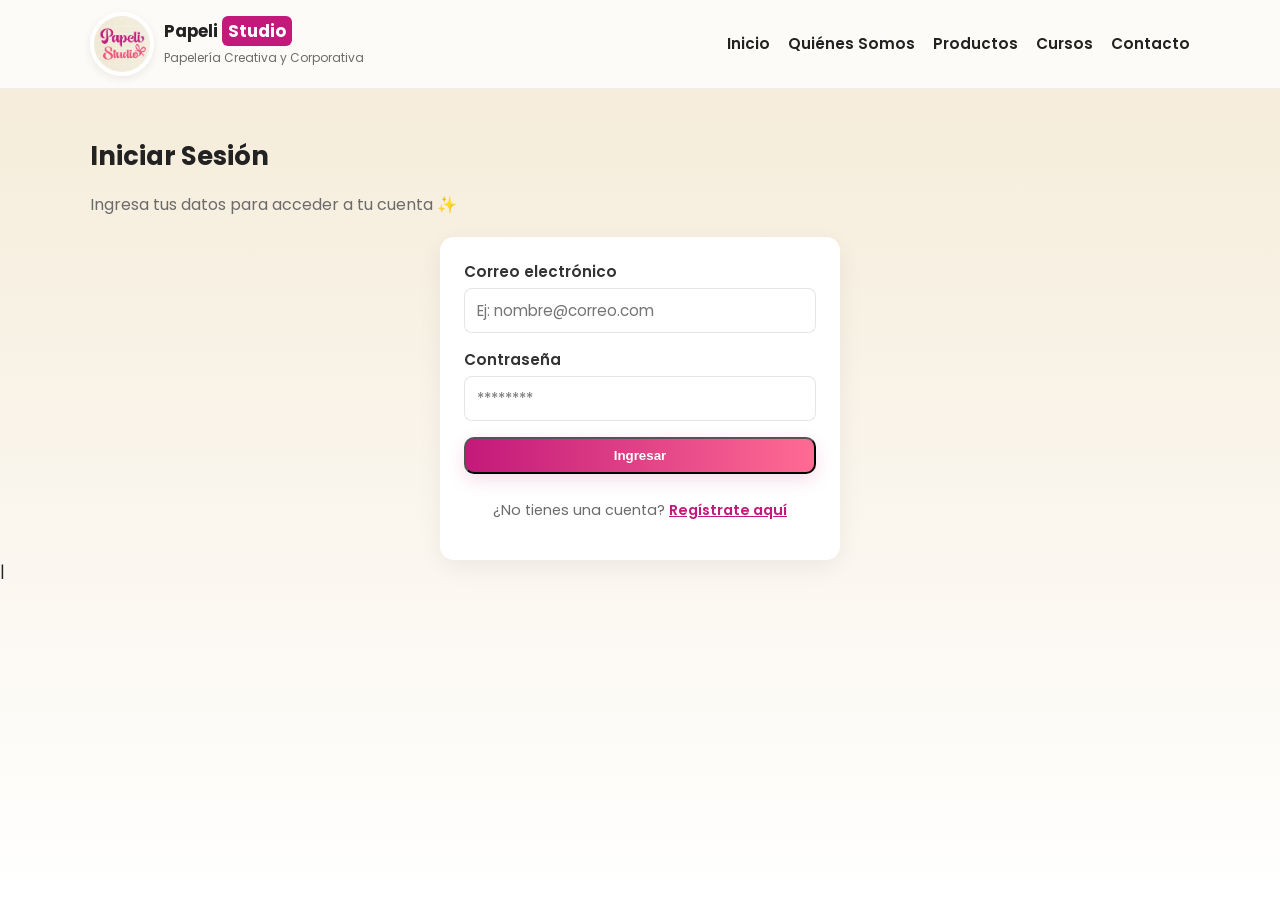
<file: Login.html>
<!DOCTYPE html>
<html lang="es">
<head>
    <meta charset="utf-8" />
    <meta name="viewport" content="width=device-width, initial-scale=1" />
    <title>Iniciar Sesión — Papeli Studio</title>
    <meta name="description" content="Inicia sesión en Papeli Studio para acceder a tus pedidos y cursos personalizados.">


    <link href="https://fonts.googleapis.com/css2?family=Pacifico&family=Poppins:wght@300;400;600;700&display=swap" rel="stylesheet">
    <link rel="stylesheet" href="https://unpkg.com/swiper@9/swiper-bundle.min.css"/>
    <link rel="stylesheet" href="https://cdnjs.cloudflare.com/ajax/libs/font-awesome/6.5.0/css/all.min.css" crossorigin="anonymous" />
    <link rel="stylesheet" href="papeli.css" />
    </head>
    <body>


    <header class="header">
        <div class="container nav-wrap">
        <div class="brand">
            <img src="FOTO DE PERFIL.jpg" alt="Papeli Studio logo" class="logo"/>
            <div class="brand-text">
            <span class="brand-name">Papeli<span class="brand-accent">Studio</span></span>
            <small class="brand-sub">Papelería Creativa y Corporativa</small>
            </div>
        </div>
        <nav class="nav" id="nav">
            <ul>
            <li><a href="index.php">Inicio</a></li>
            <li><a href="#about">Quiénes Somos</a></li>
            <li><a href="#products">Productos</a></li>
            <li><a href="#courses">Cursos</a></li>
            <li><a href="#contact">Contacto</a></li>
            </ul>
        </nav>
        </div>
    </header>

    <section class="section" id="login">
        <div class="container">
            <h2 class="section-title">Iniciar Sesión</h2>
            <p style="color: var(--muted); margin-bottom: 20px;">
                Ingresa tus datos para acceder a tu cuenta ✨
            </p>

            <form class="login-form" action="login_usuario.php" method="post">
            <div class="form-group">
                <label for="correo">Correo electrónico</label>
                <input type="email" id="correo" name="correo" placeholder="Ej: nombre@correo.com" required>
            </div>

            <div class="form-group">
                <label for="contrasena">Contraseña</label>
                <input type="password" id="contrasena" name="contrasena" placeholder="********" required>
            </div>

            <button type="submit" class="btn primary">Ingresar</button>

            <p class="form-footer">
                ¿No tienes una cuenta?
                <a href="Registro.html" style="color: var(--magenta); font-weight: 600;">Regístrate aquí</a>
            </p>
            </form>
        </div>
    |</section>
</body>
</html>
</file>
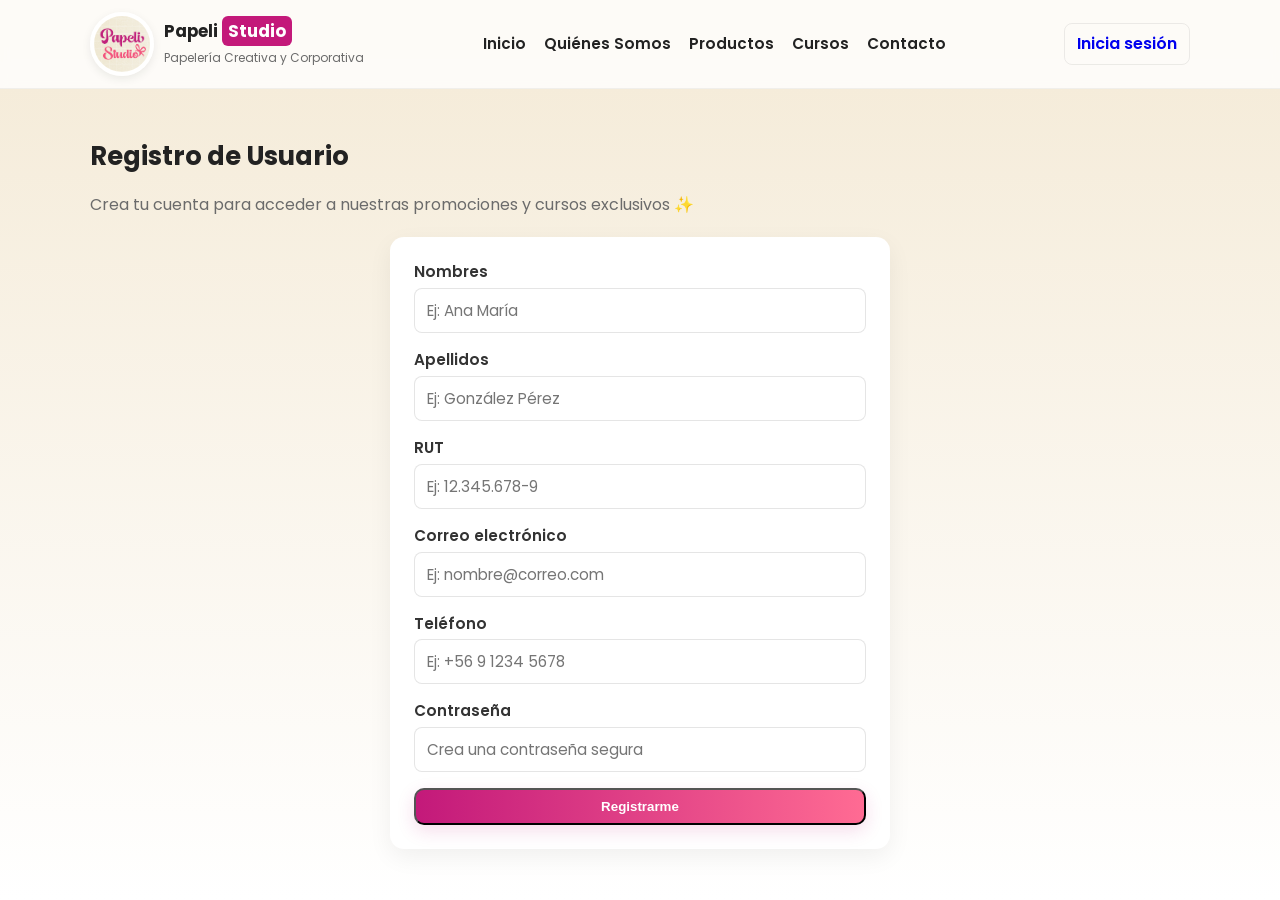
<file: Registro.html>
<!DOCTYPE html>
<html lang="en">
<head>
    <meta charset="utf-8" />
    <meta name="viewport" content="width=device-width,initial-scale=1" />
    <title>Papeli Studio</title>
    <meta name="description" content="Papeli Studio — Papelería creativa y corporativa. Diseños, sublimación y regalos personalizados." />

    <!-- Google Fonts -->
    <link href="https://fonts.googleapis.com/css2?family=Pacifico&family=Poppins:wght@300;400;600;700&display=swap" rel="stylesheet">

    <!-- Swiper CSS -->
    <link rel="stylesheet" href="https://unpkg.com/swiper@9/swiper-bundle.min.css"/>

    <!-- Font Awesome for icons -->
    <link rel="stylesheet" href="https://cdnjs.cloudflare.com/ajax/libs/font-awesome/6.5.0/css/all.min.css" integrity="sha512-..." crossorigin="anonymous" referrerpolicy="no-referrer" />

    <!-- Your styles -->
    <link rel="stylesheet" href="papeli.css" />
</head>
<body>
    <header class="header">
        <div class="container nav-wrap">
            <div class="brand">
                <img src="FOTO DE PERFIL.jpg" alt="Papeli Studio logo" class="logo"/>
                <div class="brand-text">
                    <span class="brand-name">Papeli<span class="brand-accent">Studio</span></span>
                    <small class="brand-sub">Papelería Creativa y Corporativa</small>
                </div>
            </div>
            <nav class="nav" id="nav">
                <ul>
                    <li><a href="index.php">Inicio</a></li>
                    <li><a href="#about">Quiénes Somos</a></li>
                    <li><a href="#products">Productos</a></li>
                    <li><a href="#courses">Cursos</a></li>
                    <li><a href="#contact">Contacto</a></li>
                </ul>
            </nav>

            <div class="nav-actions">
                <a class="btn login" href="Login.html">Inicia sesión</a>
                <button class="hamburger" id="hamburger" aria-label="Abrir menú">
                    <span></span><span></span><span></span>
                </button>
            </div>
        </div>
    </header>


    <section class="section" id="register">
        <div class="container">
            <h2 class="section-title">Registro de Usuario</h2>
            <p style="color: var(--muted); margin-bottom: 20px;">
                Crea tu cuenta para acceder a nuestras promociones y cursos exclusivos ✨
            </p>

            <form class="register-form" action="registrar_usuario.php" method="post">
                <div class="form-group">
                    <label for="nombres">Nombres</label>
                    <input type="text" id="nombres" name="nombres" placeholder="Ej: Ana María" required>
                </div>
                <div class="form-group">
                    <label for="apellidos">Apellidos</label>
                    <input type="text" id="apellidos" name="apellidos" placeholder="Ej: González Pérez" required>
                </div>
                <div class="form-group">
                    <label for="rut">RUT</label>
                    <input type="text" id="rut" name="rut" placeholder="Ej: 12.345.678-9" required>
                </div>
                <div class="form-group">
                    <label for="correo">Correo electrónico</label>
                    <input type="email" id="correo" name="correo" placeholder="Ej: nombre@correo.com" required>
                </div>
                <div class="form-group">
                    <label for="telefono">Teléfono</label>
                    <input type="tel" id="telefono" name="telefono" placeholder="Ej: +56 9 1234 5678" required>
                </div>
                <div class="form-group">
                    <label for="contrasena">Contraseña</label>
                    <input type="password" id="contrasena" name="contrasena" placeholder="Crea una contraseña segura" required minlength="6">
                </div>

                <button type="submit" class="btn primary">Registrarme</button>
            </form>
        </div>
    </section>

    <script src="Utility.js?v=<?php echo time(); ?>"></script>
</body>
</html>
</file>
<file: papeli.css>
:root{
  --magenta: #c3197a;      /* deep magenta (logo) */
  --pink: #ff6b93;         /* lighter pink accent */
  --beige: #f4ead6;        /* background */
  --muted: #6b6b6b;
  --white: #ffffff;
  --max-width: 1100px;
  --radius: 14px;
}

*{box-sizing:border-box}
html,body{height:100%}
body{
  margin:0;
  font-family: 'Poppins', system-ui, -apple-system, "Segoe UI", Roboto, "Helvetica Neue", Arial;
  color:#222;
  background: linear-gradient(180deg,var(--beige) 0%, #fff 100%);
  -webkit-font-smoothing:antialiased;
  -moz-osx-font-smoothing:grayscale;
  line-height:1.5;
}

/* Container */
.container{
  width:90%;
  max-width:var(--max-width);
  margin:0 auto;
}

/* HEADER */
.header{
  background: rgba(255,255,255,0.8);
  backdrop-filter: blur(4px);
  position: sticky;
  top:0;
  z-index:60;
  border-bottom: 1px solid rgba(0,0,0,0.05);
}

.nav-wrap{
  display:flex;
  align-items:center;
  justify-content:space-between;
  gap:1rem;
  padding:12px 0;
}

/* Brand */
.brand{
  display:flex;
  align-items:center;
  gap:10px;
}
.logo{
  width:64px;
  height:64px;
  object-fit:cover;
  border-radius:50%;
  border:4px solid rgba(255,255,255,0.9);
  box-shadow:0 3px 10px rgba(0,0,0,0.08);
}
.brand-name{
  font-weight:700;
  display:block;
  font-size:1.05rem;
  text-transform:none;
}
.brand-accent{
  color:var(--white);
  background:var(--magenta);
  padding:3px 6px;
  border-radius:6px;
  margin-left:4px;
  font-weight:700;
  color:#fff;
  font-family: 'Poppins', sans-serif;
}
.brand-sub{
  font-size:0.75rem;
  color:var(--muted);
}

/* NAV */
.nav ul{
  list-style:none;
  display:flex;
  gap:18px;
  margin:0;
  padding:0;
}
.nav a{
  text-decoration:none;
  color:#222;
  font-weight:600;
  font-size:0.95rem;
  transition: all .18s ease;
}
.nav a:hover{ color:var(--magenta); transform:translateY(-2px); }

.nav-actions{ display:flex; align-items:center; gap:8px; }
.btn{
  display:inline-flex;
  align-items:center;
  justify-content:center;
  gap:8px;
  padding:9px 14px;
  border-radius:10px;
  text-decoration:none;
  font-weight:600;
  cursor:pointer;
}
.btn.primary{
  background: linear-gradient(90deg,var(--magenta), var(--pink));
  color:var(--white);
  box-shadow: 0 6px 18px rgba(195,25,122,0.15);
}
.btn.outline{
  background:transparent;
  border:2px solid rgba(0,0,0,0.06);
  color:#333;
}
.btn.login{
  border: 1px solid rgba(0,0,0,0.07);
  padding:8px 12px;
  border-radius:8px;
  background:transparent;
}

/* Hamburger */
.hamburger{ display:none; background:none; border:0; cursor:pointer; padding:8px; }
.hamburger span{ display:block; width:22px; height:2px; background:#333; margin:4px 0; border-radius:2px; }

/* HERO */
.hero{
  padding:56px 0 36px;
  text-align:center;
}
.hero-inner{ padding:36px 0; }
.hero-title{
  font-family: 'Pacifico', cursive;
  font-size: clamp(2rem, 6vw, 4.25rem);
  margin:0;
  color:var(--magenta);
  letter-spacing: -1px;
}
.hero-sub{
  color:var(--muted);
  font-size:1.05rem;
  margin-top:10px;
  margin-bottom:18px;
}

/* SECTIONS */
.section{
  padding:48px 0;
}
.section-title{
  font-size:1.6rem;
  margin:0 0 18px;
  color:#222;
}

/* PRODUCTS / Swiper */
.swiper{
  padding:24px 0 36px;
}
.swiper-wrapper{ align-items:stretch; }
.card{
  background: #fff;
  border-radius: var(--radius);
  overflow:hidden;
  box-shadow: 0 8px 24px rgba(0,0,0,0.06);
  display:flex;
  flex-direction:column;
  height:100%;
}
.card img{ width:100%; height:220px; object-fit:contain; background-color:#fff; display:block; }
.card figcaption{ padding:14px; display:flex; flex-direction:column; gap:6px; flex:1; }
.card h3{ margin:0; font-size:1.05rem; }
.card p{ margin:0; color:var(--muted); font-size:0.93rem; }
.price{ margin-top:auto; font-weight:700; color:var(--magenta); }

/* ABOUT */
.about-grid{
  display:grid;
  grid-template-columns: 1fr 1fr;
  gap:28px;
  align-items:center;
}
.about-text p{ color:var(--muted); }
.about-list{ padding-left:18px; color:var(--muted); }

/* CONTACT GRID */
.contact-grid{
  display:grid;
  grid-template-columns: 1fr 1fr;
  gap:28px;
  align-items:start;
}
.contact-form{ display:flex; flex-direction:column; gap:12px; background:#fff; padding:18px; border-radius:12px; box-shadow: 0 8px 20px rgba(0,0,0,0.05); }
.contact-form label{ font-size:0.9rem; color:#333; display:block; }
.contact-form input, .contact-form textarea{
  width:100%;
  padding:10px 12px;
  border-radius:8px;
  border:1px solid rgba(0,0,0,0.08);
  font-family:inherit;
}
.contact-links {
  display: flex;
  flex-direction: column; /* 🔽 los pone uno debajo del otro */
  align-items: flex-start; /* alinea a la izquierda */
  gap: 10px; /* espacio entre Instagram y WhatsApp */
}

.contact-links .social {
  color: #333;
  text-decoration: none;
  font-size: 1.1rem;
  display: flex;
  align-items: center;
  gap: 8px;
  transition: color 0.3s ease;
}

.contact-links .social:hover {
  color: #ff7bbf; /* 💖 color del estilo Papeli Studio */
}


/* FOOTER */
.footer{
  background: #fff;
  padding:28px 0 12px;
  border-top:1px solid rgba(0,0,0,0.04);
  margin-top:30px;
}
.footer-grid{
  display:flex;
  justify-content:space-between;
  gap:20px;
  align-items:center;
}
.footer-links a{ display:block; text-decoration:none; color:var(--muted); margin-bottom:6px; }
.social-row a{ margin-right:10px; color:var(--magenta); font-size:1.2rem; }
.brand-foot{ margin:0; color:var(--muted); }

/* copyright */
.copyright{ margin-top:12px; color:var(--muted); font-size:0.9rem; text-align:center; }

/* WhatsApp floating */
.whatsapp-float{
  position:fixed;
  right:18px;
  bottom:20px;
  background: linear-gradient(180deg,var(--magenta), var(--pink));
  color:#fff;
  width:56px;
  height:56px;
  border-radius:50%;
  display:flex;
  align-items:center;
  justify-content:center;
  box-shadow: 0 8px 20px rgba(0,0,0,0.18);
  z-index:120;
  text-decoration:none;
  transition: transform .18s ease;
}
.whatsapp-float:hover{ transform:translateY(-5px); }

/* Ajuste de la imagen en la sección Quiénes Somos */
.about-image {
  display: flex;
  align-items: center;
  justify-content: center;
  margin-top: 40px;
}

.about-image img {
  width: 100%;
  max-width: 500px;         /* evita que se agrande demasiado */
  height: auto;
  border-radius: 20px;      /* bordes suaves tipo Papeli Studio */
  object-fit: cover;        /* mantiene proporción y llena el espacio */
  box-shadow: 0 8px 25px rgba(0, 0, 0, 0.08); /* sombra suave */
  transition: transform 0.3s ease;
}

.about-image img:hover {
  transform: scale(1.03);   /* pequeño efecto al pasar el mouse */
}




/* Responsive */
@media (max-width:900px){
  .about-grid{ grid-template-columns: 1fr; }
  .contact-grid{ grid-template-columns: 1fr; }
  .nav ul{ display:none; }
  .hamburger{ display:block; }
  .nav.open ul{ display:flex; flex-direction:column; gap:10px; background: #fff; position:absolute; right:14px; top:74px; padding:12px; border-radius:10px; box-shadow:0 12px 30px rgba(0,0,0,0.08); }
  .nav.open ul a{ font-weight:600; }
}

/* Small devices */
@media (max-width:480px){
  .brand-name{ font-size:0.95rem; }
  .hero-sub{ font-size:0.95rem; }
  .btn{ padding:8px 10px; font-size:0.95rem; }
}


@media (max-width: 900px) {
  .about-image img {
    max-width: 90%;
    margin-top: 20px;
  }
}
/* FORMULARIO DE REGISTRO */
.register-form {
  background: #fff;
  padding: 24px;
  border-radius: 14px;
  box-shadow: 0 8px 25px rgba(0, 0, 0, 0.06);
  display: flex;
  flex-direction: column;
  gap: 16px;
  max-width: 500px;
  margin: 0 auto;
}

.register-form label {
  font-weight: 600;
  font-size: 0.95rem;
  color: #333;
  margin-bottom: 4px;
  display: block;
}

.register-form input {
  width: 100%;
  padding: 10px 12px;
  border: 1px solid rgba(0, 0, 0, 0.1);
  border-radius: 8px;
  font-family: inherit;
  font-size: 0.95rem;
  transition: border-color 0.2s ease;
}

.register-form input:focus {
  outline: none;
  border-color: var(--magenta);
  box-shadow: 0 0 0 3px rgba(195, 25, 122, 0.15);
}

/* Responsive */
@media (max-width: 600px) {
  .register-form {
    padding: 18px;
  }
}
/* FORMULARIO DE LOGIN */
.login-form {
  background: #fff;
  padding: 24px;
  border-radius: 14px;
  box-shadow: 0 8px 25px rgba(0, 0, 0, 0.06);
  display: flex;
  flex-direction: column;
  gap: 16px;
  max-width: 400px;
  margin: 0 auto;
}

.login-form label {
  font-weight: 600;
  font-size: 0.95rem;
  color: #333;
  margin-bottom: 4px;
  display: block;
}

.login-form input {
  width: 100%;
  padding: 10px 12px;
  border: 1px solid rgba(0, 0, 0, 0.1);
  border-radius: 8px;
  font-family: inherit;
  font-size: 0.95rem;
  transition: border-color 0.2s ease;
}

.login-form input:focus {
  outline: none;
  border-color: var(--magenta);
  box-shadow: 0 0 0 3px rgba(195, 25, 122, 0.15);
}

.login-form .form-footer {
  text-align: center;
  margin-top: 10px;
  font-size: 0.9rem;
  color: var(--muted);
}

/* Responsive */
@media (max-width: 600px) {
  .login-form {
    padding: 18px;
  }
}
.video-grid {
  display: grid;
  grid-template-columns: repeat(auto-fit, minmax(320px, 1fr));
  gap: 2rem;
  margin-top: 2rem;
}

.video-card {
  background: #fff;
  border-radius: 16px;
  box-shadow: 0 4px 10px rgba(0,0,0,0.1);
  padding: 1.5rem;
  text-align: center;
}

.video-card h3 {
  font-family: 'Poppins', sans-serif;
  font-weight: 600;
  margin-bottom: 1rem;
}

.video-card video {
  width: 100%;
  border-radius: 12px;
  outline: none;
}
.user-menu {
    position: relative;
    display: inline-block;
}

.user-btn {
    background: #ff6fa3 !important;
    color: white !important;
    border: none !important;
    padding: 10px 15px;
    border-radius: 8px;
    cursor: pointer;
    font-weight: 600;
    box-shadow: 0 4px 10px rgba(0,0,0,0.15);
}


.user-dropdown {
    position: absolute;
    right: 0;
    display: none;
    background: white;
    min-width: 160px;
    box-shadow: 0 4px 10px rgba(0,0,0,0.2);
    border-radius: 8px;
    padding: 10px 0;
    z-index: 100;
}

.user-dropdown a,
.user-dropdown button {
    display: block;
    width: 100%;
    padding: 10px 15px;
    text-align: left;
    border: none;
    background: none;
    cursor: pointer;
    color: #444;
    font-weight: 500;
}

.user-dropdown a:hover,
.user-dropdown button:hover {
    background: #ffe0ef;
}

.user-menu:hover .user-dropdown {
    display: block;
}
</file>
